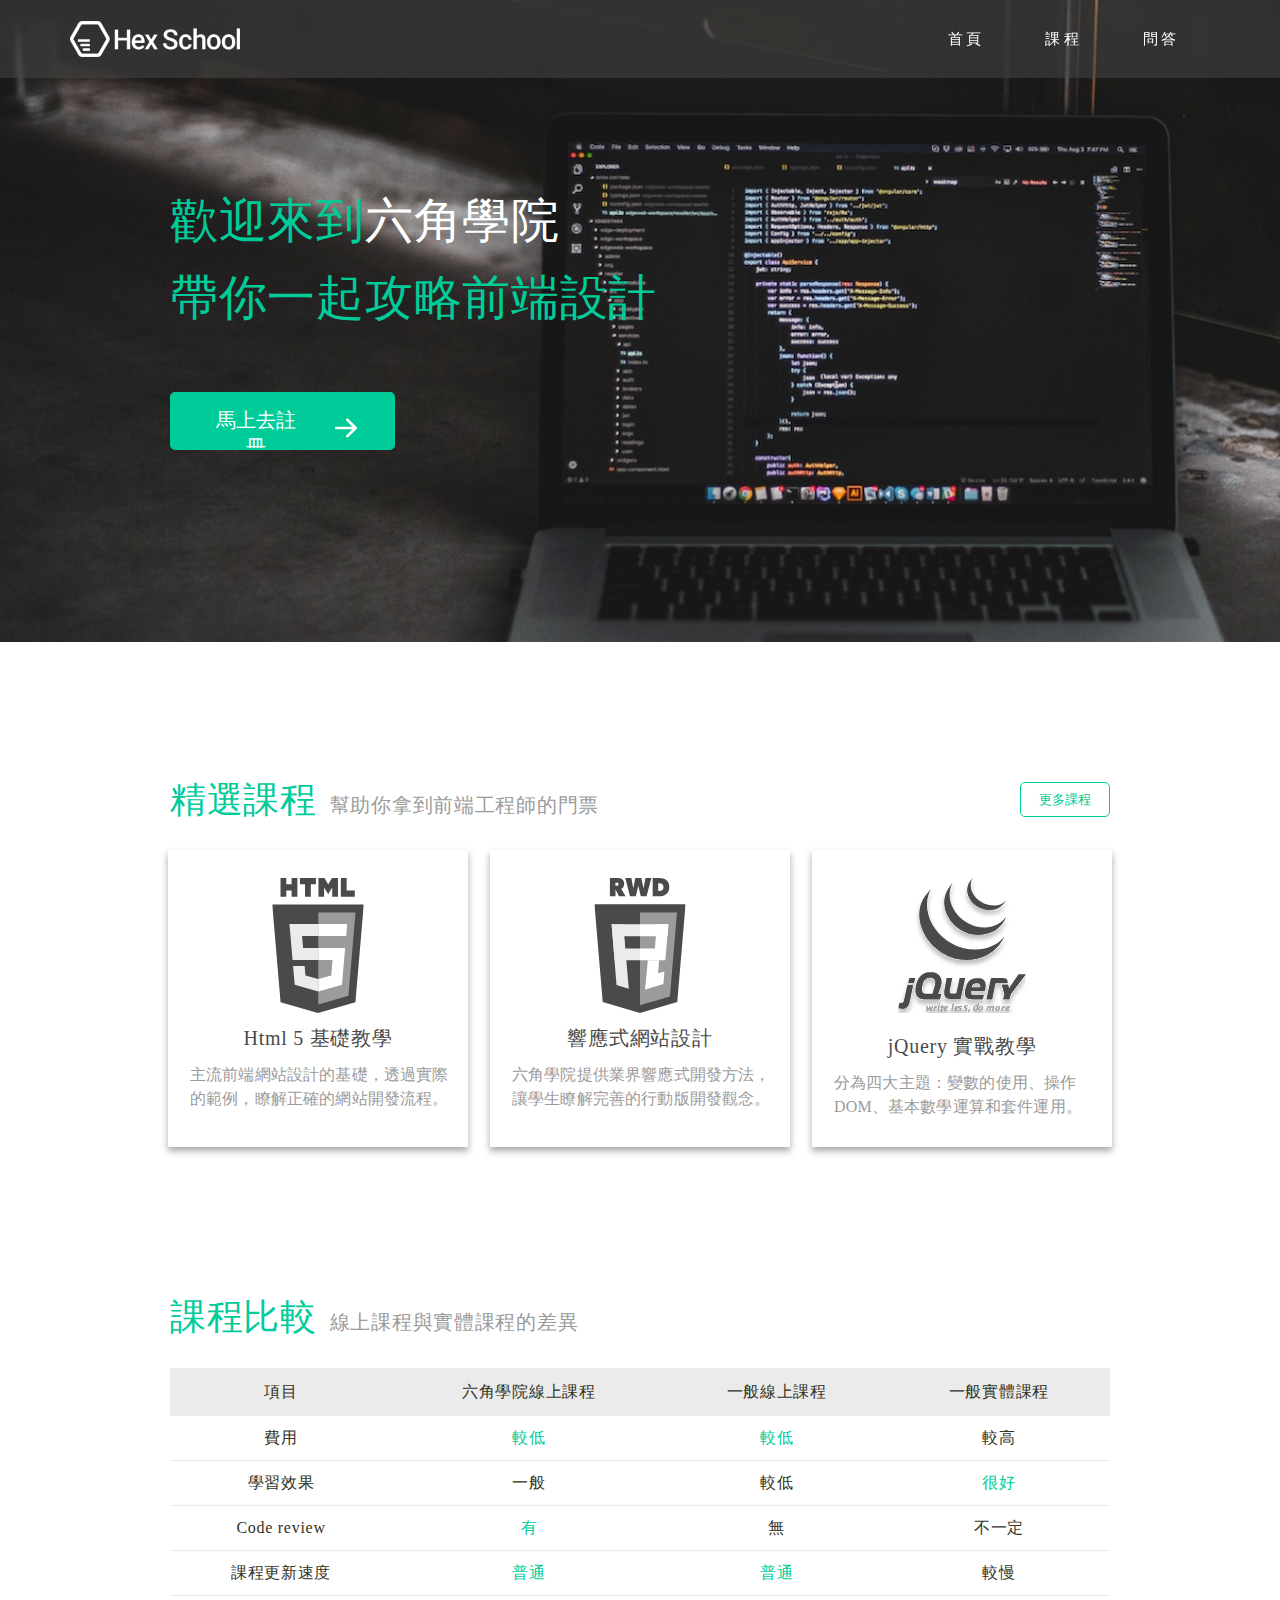
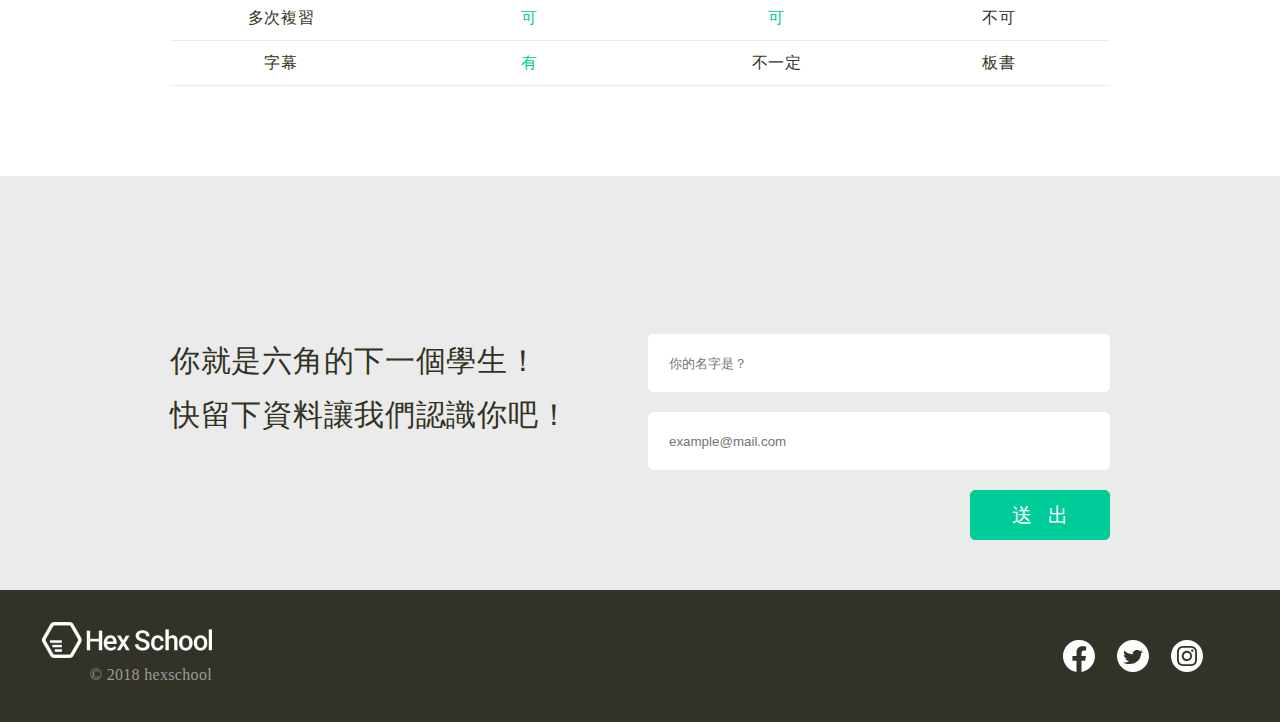
<file: hexWebPractice/index.html>
<!DOCTYPE html>
<html lang="en">
<head>
    <meta charset="UTF-8">
    <meta name="viewport" content="width=device-width, initial-scale=1.0">
    <link rel="stylesheet" href="css/reset.css">
    <link rel="stylesheet" href="css/style.css">
    <link rel="icon" href="https://www.hexschool.com/favicon.ico">
    <meta name="keywords" content="六角學院, HexSchool, HTML, CSS, 六角學院線上課程, UIUX前端, 網頁設計">
    <meta name="description" content="精選課程 · 線上帶你學到會 · 為什麼我們在線上，就能帶你學會寫程式 ? · 課程專為無背景新手所設計 · 線上24 小時內隨傳隨到， 寫程式不卡關.">
    <meta property="og:title" content="網頁排版線上課程｜最終作業">
    <meta property="og:description" content="精選課程 · 線上帶你學到會 · 為什麼我們在線上，就能帶你學會寫程式 ? · 課程專為無背景新手所設計">
    <meta property="og:type" content="website">
    <meta http-equiv="X-UA-Compatible" content="IE=Edge">
    <title>前端設計 ｜ 線上教學 ｜ 六角網頁作業</title>
</head>
<body>
    <div class="innerWrap"> <!--整個-->

        <div class="header"> 
            <div class="logoBox">
                <h1>hex school</h1> <!--Logo盒盒-->
            </div>

            <div class="menuBox"><!--菜單盒盒-->
                <ul class="menu"> <!--菜單-->
                    <li><a href="index.html">首頁</a></li>
                    <li><a href="course.html">課程</a></li>
                    <li><a href="faq.html">問答</a></li>
                </ul>
            </div>           
        </div>
        <div class="content">
            <div class="indexBannerSec">
                <div class="indexBannerText">
                    <h2>歡迎來到<span>六角學院</span><br>帶你一起攻略前端設計</h2>
                        <div class="btnBox">
                            <a href="#"> <button> <p>馬上去註冊</p> <img class="arrow" src="./image/icon-arrow.svg" alt="arrow"></button> </a>
                        </div>
                </div> 
            </div>
            <div class="indexCourse"> <!--課程-->
                <div class="courseTitle">
                    <h3>精選課程</h3>
                    <h4>幫助你拿到前端工程師的門票</h4>
                    <a href="#"><button><p>更多課程</p></button></a>
                </div>
                    <ul class="courseList">
                        <li>
                            <img src="./image/Logo-HTML.svg" alt="html">
                            <h4>Html 5 基礎教學</h4>
                            <p>主流前端網站設計的基礎，透過實際的範例，瞭解正確的網站開發流程。</p>
                            </li>
                        <li>
                            <img src="./image/Logo-RWD.svg" alt="RWD">
                            <h4>響應式網站設計</h4>
                            <p>六角學院提供業界響應式開發方法，讓學生瞭解完善的行動版開發觀念。</p>
                        </li>
                        <li>
                            <img src="./image/Logo-jQuery.svg" alt="jQ">
                            <h4>jQuery 實戰教學</h4>
                            <p>分為四大主題：變數的使用、操作DOM、基本數學運算和套件運用。</p>
                        </li>
                    </ul>
            </div>
            <div class="indexCompare"> <!--比較-->
                <div class="compareTitle">
                    <h3>課程比較</h3>
                    <h4>線上課程與實體課程的差異</h4>
                </div>
                <table rules="rows">
                    <tbody>
                    <tr>
                        <th>項目</th>
                        <th>六角學院線上課程</th>
                        <th>一般線上課程</th>
                        <th>一般實體課程</th>
                    </tr>
                    <tr>
                        <td>費用</td>
                        <td class="better">較低</td>
                        <td class="better">較低</td>
                        <td>較高</td>
                    </tr>
                    <tr>
                        <td>學習效果</td>
                        <td>一般</td>
                        <td>較低</td>
                        <td class="better">很好</td>
                      </tr>
                      <tr>
                        <td>Code review</td>
                        <td class="better">有</td>
                        <td>無</td>
                        <td>不一定</td>
                      </tr>
                      <tr>
                        <td>課程更新速度</td>
                        <td class="better">普通</td>
                        <td class="better">普通</td>
                        <td>較慢</td>
                      </tr>
                      <tr>
                        <td>多次複習</td>
                        <td class="better">可</td>
                        <td class="better">可</td>
                        <td>不可</td>
                      </tr>
                      <tr>
                        <td>字幕</td>
                        <td class="better">有</td>
                        <td>不一定</td>
                        <td>板書</td>
                      </tr>
                    </tbody>
                </table>
            </div>
            <div class="indexSubmit">
                <div class="submitTitle">
                    <h5>你就是六角的下一個學生！<br>快留下資料讓我們認識你吧！</h5>
                </div>
                <div class="indexSubmitInput">
                    <input type="text" name="name" id="name" placeholder="你的名字是？">
                    <input type="email" name="mail" id="mail" placeholder="example@mail.com">
                    <input type="submit" value="送   出" id="submitBtn">
                </div>
    
            </div>
        </div>     
        <div class="footer">
            <div class="footerLogo">
                <img src="./image/Logo.png" alt="LOGO">
                <p>© 2018 hexschool</p>
            </div>
                <ul class="footerSns">
                    <li><a href="#"><img src="./image/fb.svg" alt="fb"></a></li>
                    <li><a href="#"><img src="./image/x.svg" alt="x"></a></li>
                    <li><a href="#"><img src="./image/ins.svg" alt="ins"></a></li>
                </ul>
        </div>
    </div>
</body>
</html>
</file>
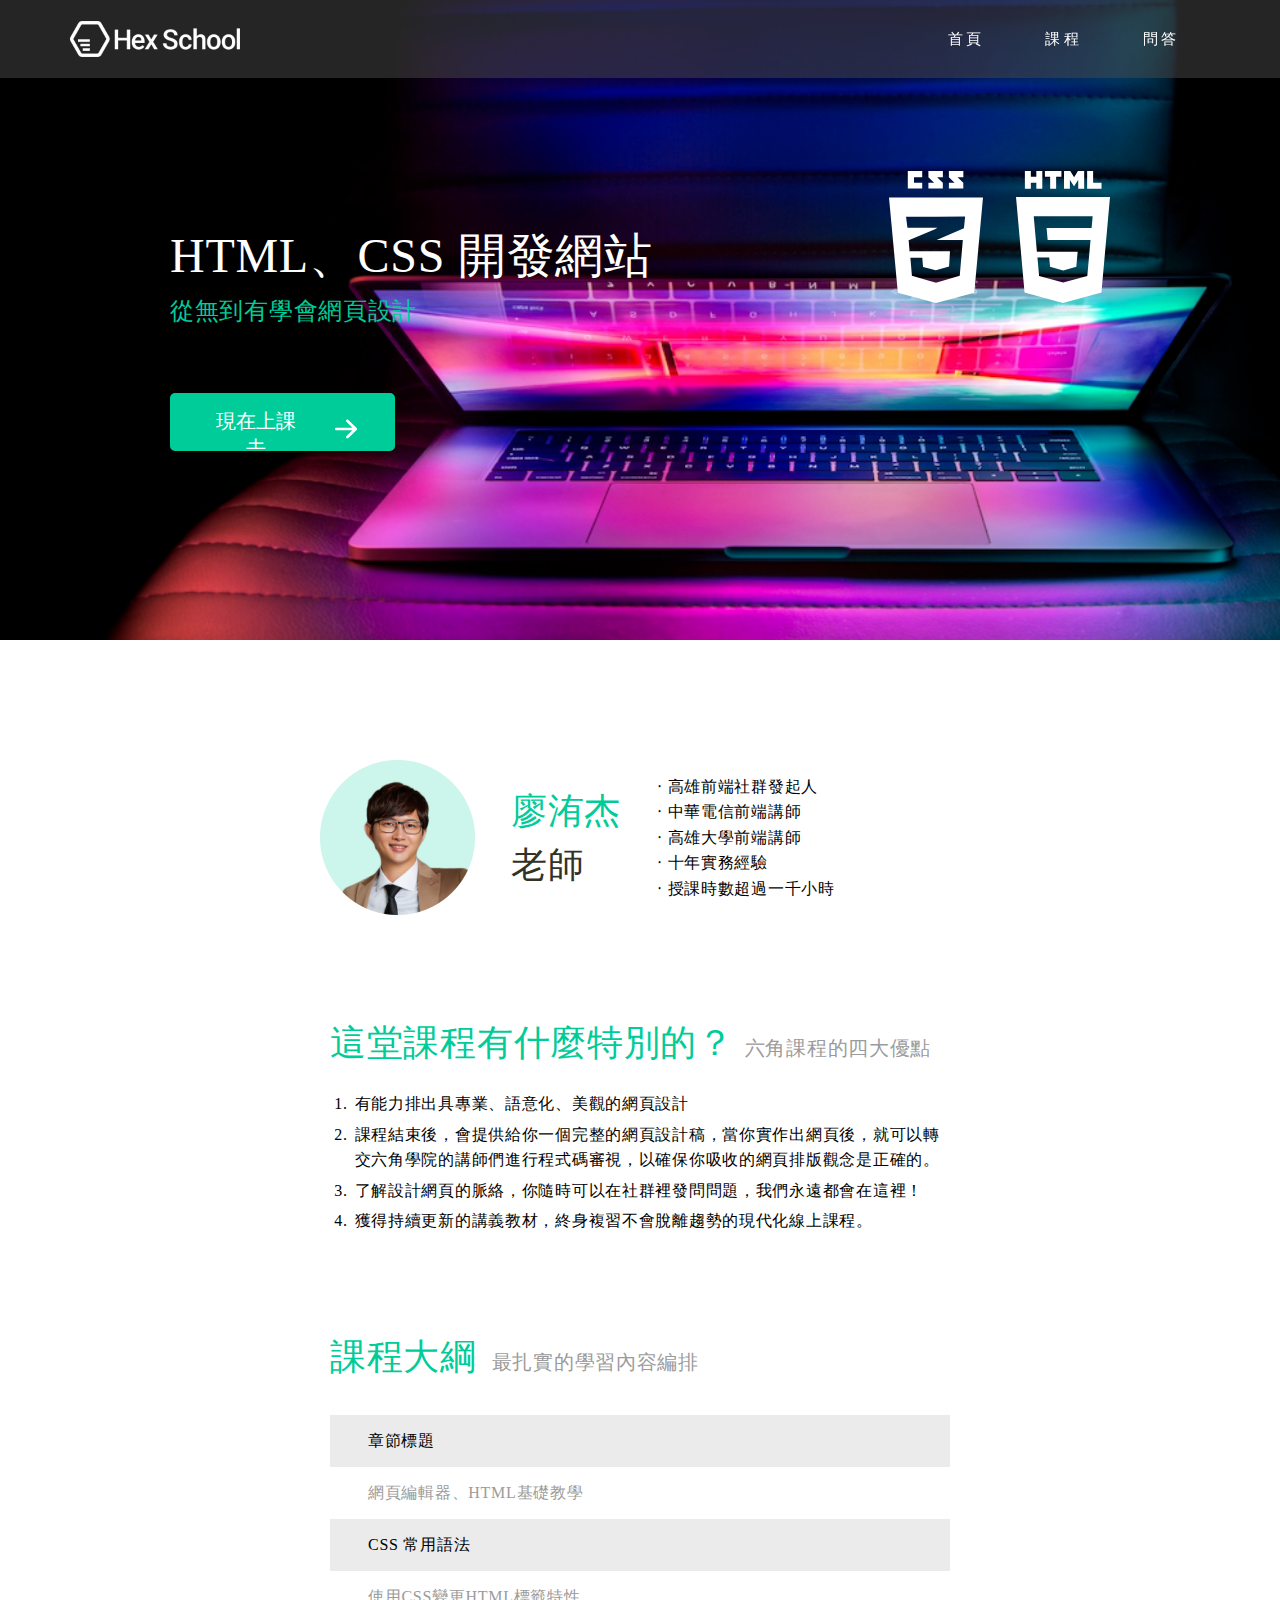
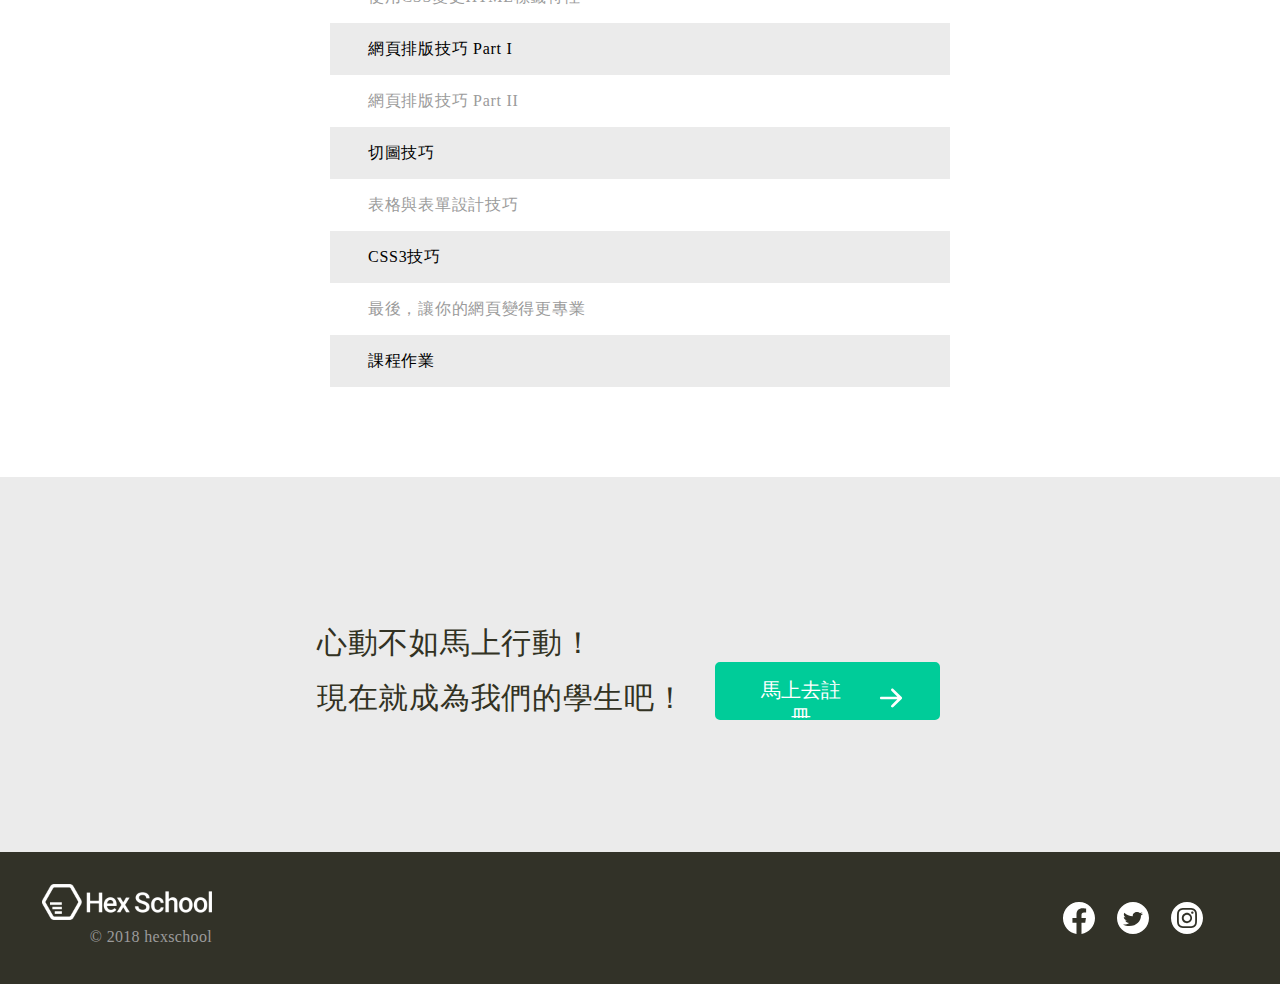
<file: hexWebPractice/course.html>
<!DOCTYPE html>
<html lang="en">
<head>
    <meta charset="UTF-8">
    <meta name="viewport" content="width=device-width, initial-scale=1.0">
    <link rel="stylesheet" href="css/reset.css">
    <link rel="stylesheet" href="css/style.css">
    <link rel="icon" href="https://www.hexschool.com/favicon.ico">
    <meta name="keywords" content="六角學院, HexSchool, HTML, CSS, 六角學院線上課程, UIUX前端, 網頁設計">
    <meta name="description" content="精選課程 · 線上帶你學到會 · HTML、CSS 開發網站 · 最扎實的學習內容編排 · 課程專為無背景新手所設計 · 線上24 小時內隨傳隨到， 寫程式不卡關.">
    <meta property="og:title" content="網頁排版線上課程｜最終作業">
    <meta property="og:description" content="精選課程 · 線上帶你學到會 · 為什麼我們在線上，就能帶你學會寫程式 ? · 課程專為無背景新手所設計">
    <meta property="og:type" content="website">
    <meta http-equiv="X-UA-Compatible" content="IE=Edge">
    <title>課程內容 ｜ 教學大綱 ｜ 六角網頁作業</title>
</head>
<body>
    <div class="innerWrap"> <!--整個-->

        <div class="header"> <!--頁首條-->
            <div class="logoBox">
                <h1>hex school</h1> <!--Logo盒盒-->
            </div>

            <div class="menuBox"><!--菜單盒盒-->
                <ul class="menu"> <!--菜單-->
                    <li><a href="index.html">首頁</a></li>
                    <li><a href="course.html">課程</a></li>
                    <li><a href="faq.html">問答</a></li>
                </ul>
            </div>
            
        </div><!--頁首結束-->
        <div class="content">
            <div class="courseBannerSec">
                <div class="courseBannerTitle">
                    <h2>HTML、CSS 開發網站</h2>
                    <h3>從無到有學會網頁設計</h3>
               
                    <div class="btnBox">
                        <a href="#"><button><p>現在上課去</p><img class="arrow" src="./image/icon-arrow.svg" alt="arrow"></button></a>
                    </div>  
                
                <div class="courseBannerImg">
                    <img src="./image/html_white.svg" alt="html">
                    <img src="./image/css_white.svg" alt="css">
                </div>
            </div>
         
            </div>

            <div class="teacherSec">
                <div class="teacherBox">
                    <img src="image/teacherPh.png" alt="廖洧杰老師照片">
                    <h3>廖洧杰<br>
                        <span>老師</span> </h3>
                     <p> ‧ 高雄前端社群發起人<br>
                         ‧ 中華電信前端講師<br>
                         ‧ 高雄大學前端講師 <br>
                         ‧ 十年實務經驗 <br>
                         ‧ 授課時數超過一千小時<br></p>
                </div>
            </div>

            <div class="spacialSec">
                <div class="spacialTitle">
                    <h3>這堂課程有什麼特別的？</h3>
                    <h4>六角課程的四大優點</h4>
                </div>
                    <ol>
                        <li>有能力排出具專業、語意化、美觀的網頁設計</li>
                        <li>課程結束後，會提供給你一個完整的網頁設計稿，當你實作出網頁後，就可以轉交六角學院的講師們進行程式碼審視，以確保你吸收的網頁排版觀念是正確的。</li>
                        <li>了解設計網頁的脈絡，你隨時可以在社群裡發問問題，我們永遠都會在這裡！</li>
                        <li>獲得持續更新的講義教材，終身複習不會脫離趨勢的現代化線上課程。</li>
                    </ol>
            </div>

            <div class="mainpointSec">
                <div class="mainpointTitle">
                    <h3>課程大綱</h3>
                    <h4>最扎實的學習內容編排</h4>
                </div>
                
                <ul>
                    <li class="gray"> <p>章節標題</p> </li>
                    <li> <p>網頁編輯器、HTML基礎教學</p> </li>
                    <li class="gray"><p>CSS 常用語法</p></li> 
                    <li><p>使用CSS變更HTML標籤特性</p></li>  
                    <li class="gray"><p>網頁排版技巧 Part I</p></li>
                    <li><p>網頁排版技巧 Part II</p></li>
                    <li class="gray"><p>切圖技巧</p></li>
                    <li><p>表格與表單設計技巧</p></li>
                    <li class="gray"><p>CSS3技巧</p></li>
                    <li><p>最後，讓你的網頁變得更專業</p></li>
                    <li class="gray"><p>課程作業</p></li> 
                </ul>
            </div>
            <div class="registerSec">
                <div class="registerGrid">
                    <h3>心動不如馬上行動！</h3> <br>
                    <h3>現在就成為我們的學生吧！ </h3>
                    <div class="btnBox">
                        <a href="#"> <button> 
                        <p>馬上去註冊</p> <img class="arrow" src="./image/icon-arrow.svg" alt="arrow"></button></a></div>
                    </div>
            </div>
        </div>
        
        <div class="footer">
            <div class="footerLogo">
                <img src="./image/Logo.png" alt="LOGO">
                <p>© 2018 hexschool</p>
            </div>
                <ul class="footerSns">
                    <li><a href="#"><img src="./image/fb.svg" alt="fb"></a></li>
                    <li><a href="#"><img src="./image/x.svg" alt="x"></a></li>
                    <li><a href="#"><img src="./image/ins.svg" alt="ins"></a></li>
                </ul>
        </div>
    </div>
</body>
</html>
</file>
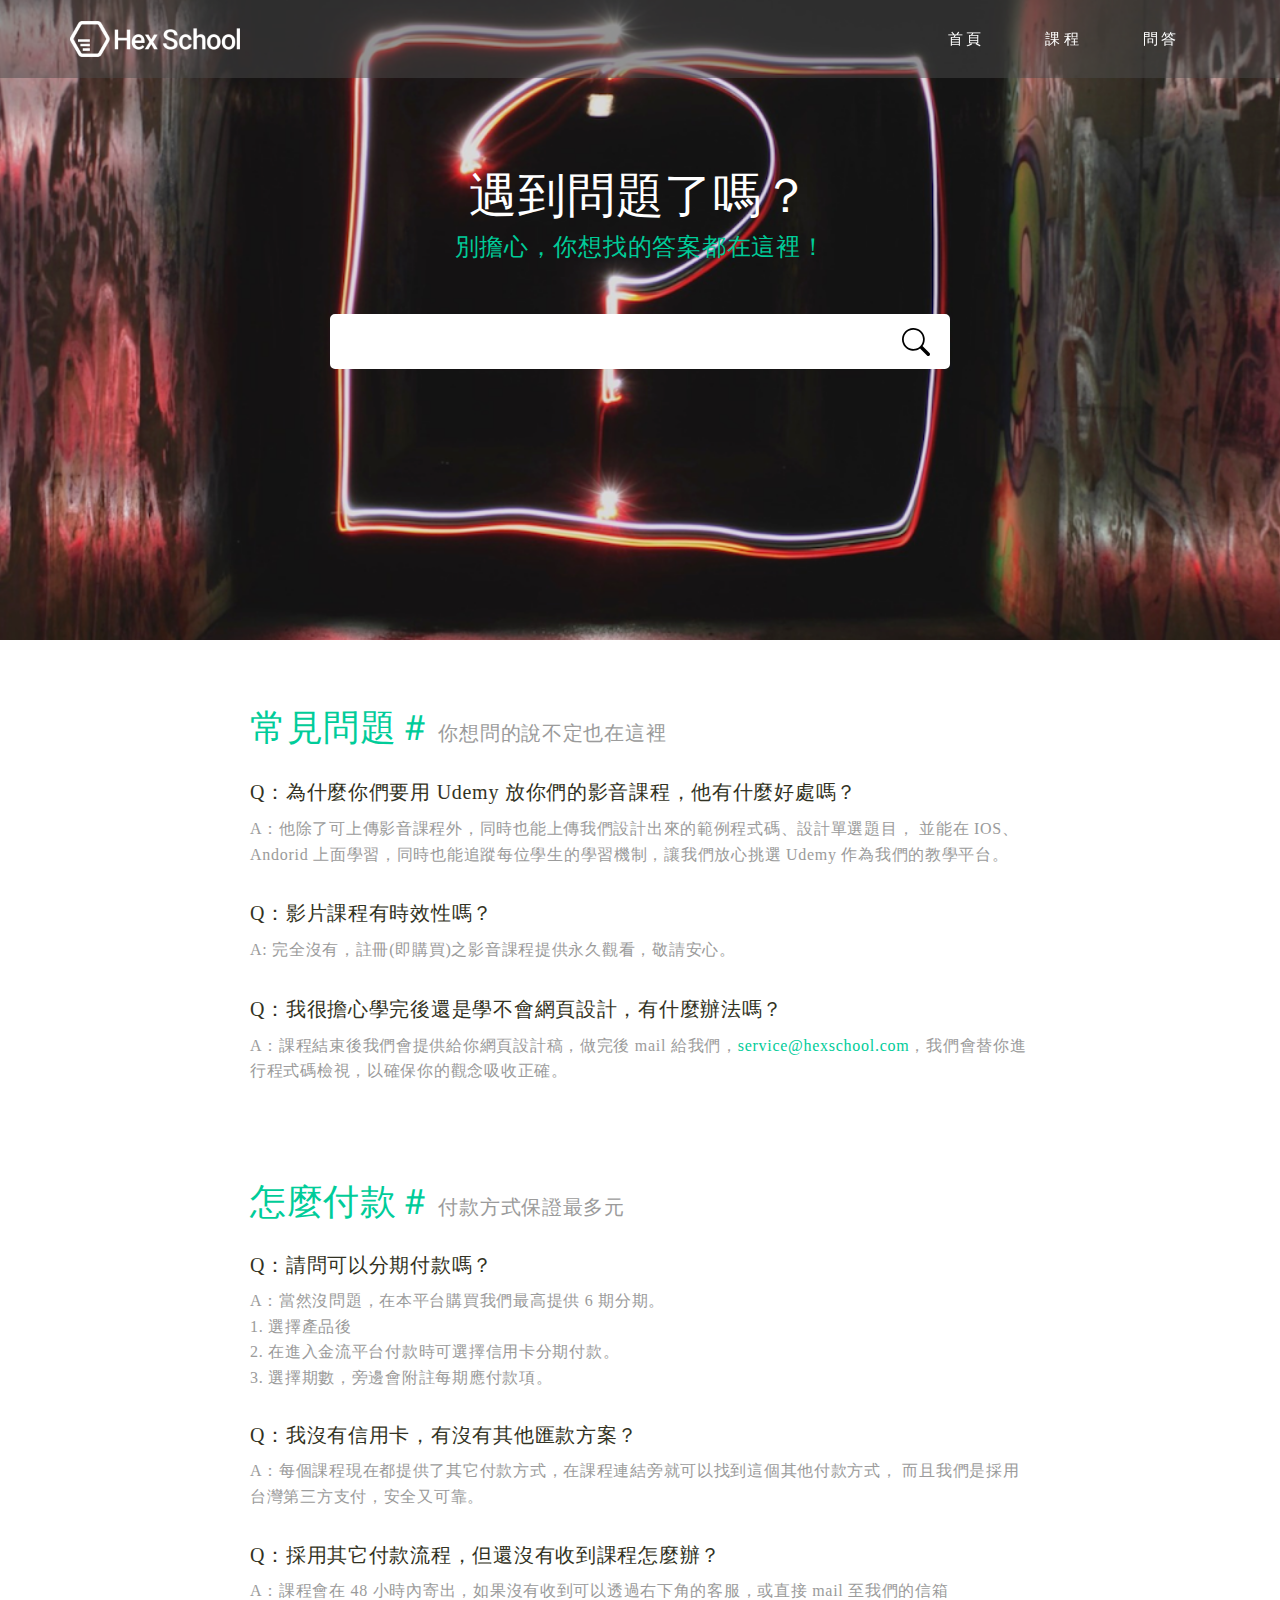
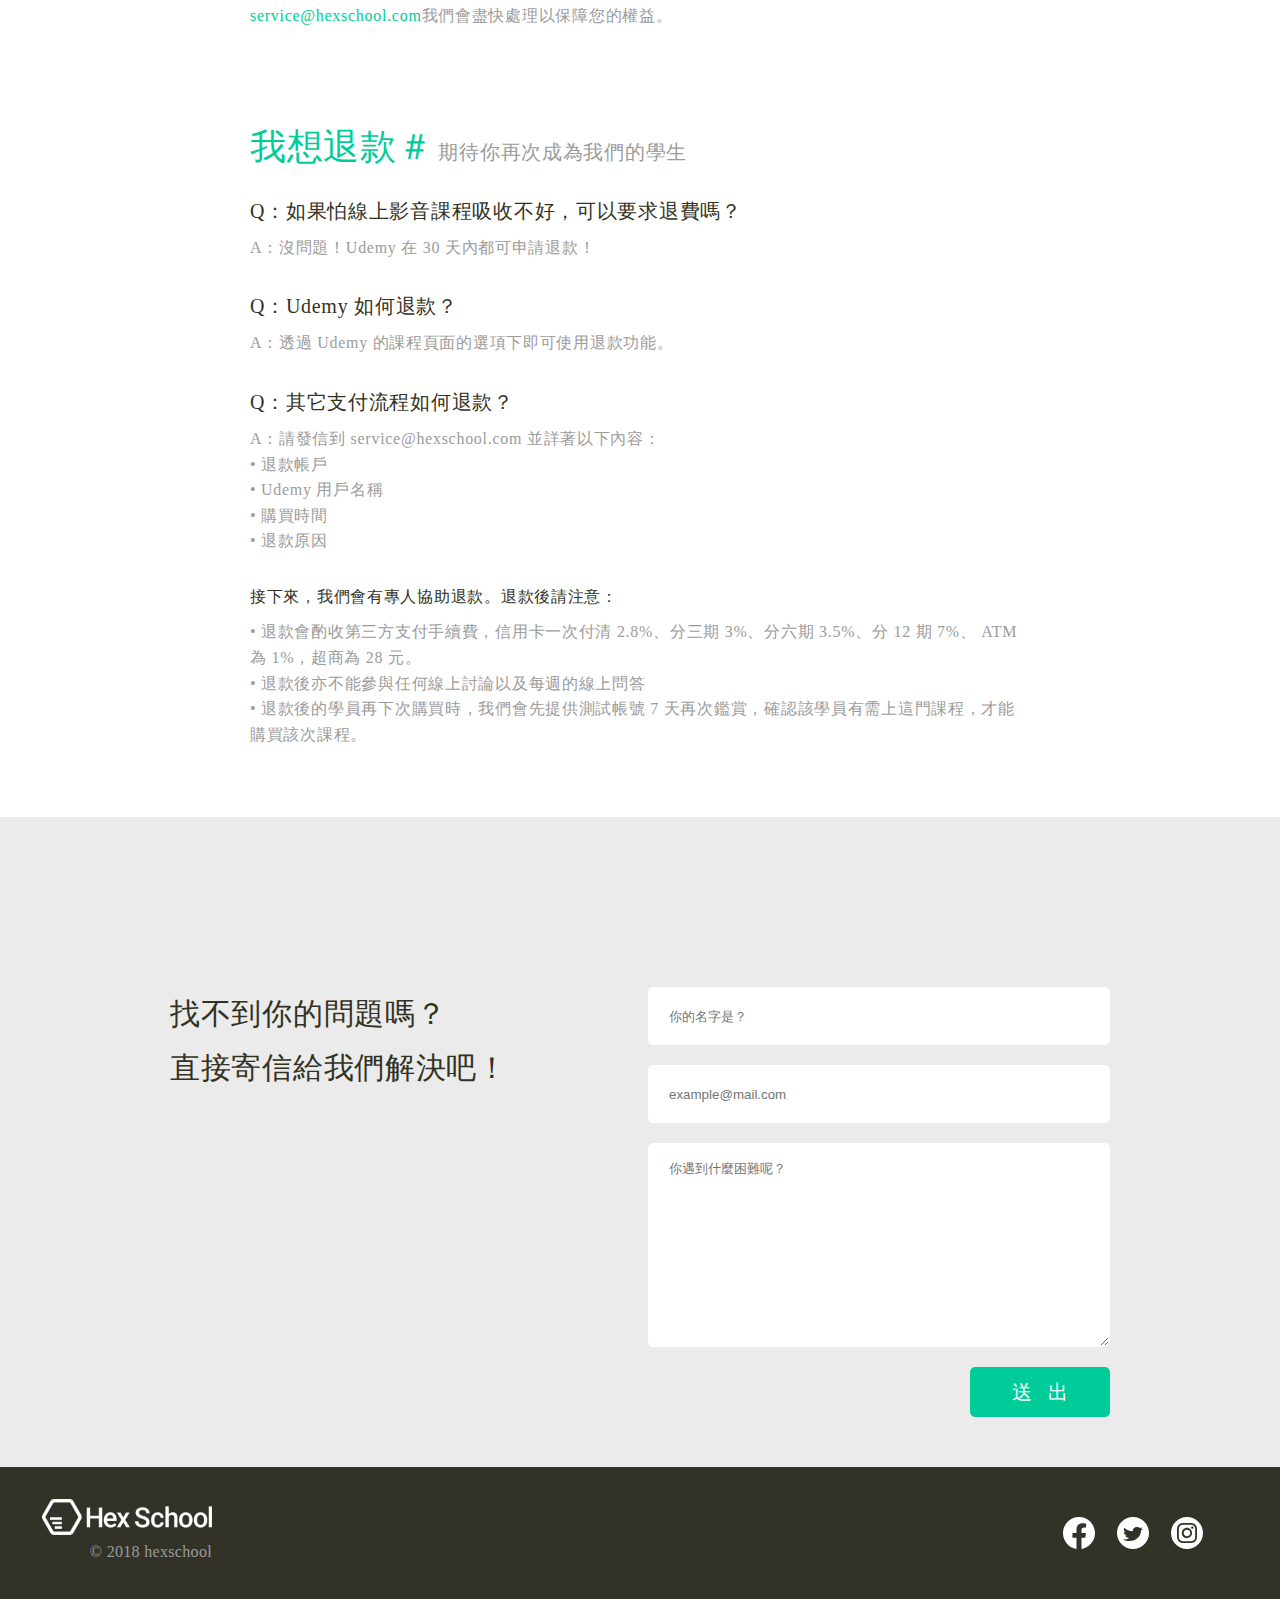
<file: hexWebPractice/faq.html>
<!DOCTYPE html>
<html lang="en">
<head>
    <meta charset="UTF-8">
    <meta name="viewport" content="width=device-width, initial-scale=1.0">
    <link rel="stylesheet" href="css/reset.css">
    <link rel="stylesheet" href="css/style.css">
    <link rel="icon" href="https://www.hexschool.com/favicon.ico">
    <meta name="keywords" content="六角學院, HexSchool, HTML, CSS, 六角學院線上課程, UIUX前端, 網頁設計">
    <meta name="description" content="精選課程 · 線上帶你學到會 · 課程專為無背景新手所設計 · 線上24 小時內隨傳隨到， 寫程式不卡關.">
    <meta property="og:title" content="網頁排版線上課程｜最終作業">
    <meta property="og:description" content="精選課程 · 線上帶你學到會 · 為什麼我們在線上，就能帶你學會寫程式 ? · 課程專為無背景新手所設計">
    <meta property="og:type" content="website">
    <meta http-equiv="X-UA-Compatible" content="IE=Edge">
    <title>常見問題 ｜ 六角網頁作業</title>
</head>
<body>
    <div class="innerWrap"> <!--整個-->

        <div class="header"> <!--頁首條-->
            <div class="logoBox">
                <h1>hex school</h1> <!--Logo盒盒-->
            </div>

            <div class="menuBox"><!--菜單盒盒-->
                <ul class="menu"> <!--菜單-->
                    <li><a href="index.html">首頁</a></li>
                    <li><a href="course.html">課程</a></li>
                    <li><a href="faq.html">問答</a></li>
                </ul>
            </div>
            
        </div><!--頁首結束-->

        <div class="content">
            <div class="faqBanner">
                <h2>遇到問題了嗎？</h2>
                <h3>別擔心，你想找的答案都在這裡！</h3>
                
                <input type="search" name="search" id="search">
            </div>
            
            <div class="question">
                <div class="questionTitle">
                    <h3>常見問題＃</h3>
                    <h4>你想問的說不定也在這裡</h4>
                </div>
                    
                    <ul>
                        <li>Q：為什麼你們要用 Udemy 放你們的影音課程，他有什麼好處嗎？</li>
                        <li class="ans">A：他除了可上傳影音課程外，同時也能上傳我們設計出來的範例程式碼、設計單選題目，
                            並能在 IOS、Andorid 上面學習，同時也能追蹤每位學生的學習機制，讓我們放心挑選 Udemy 作為我們的教學平台。</li>

                        <li>Q：影片課程有時效性嗎？</li>
                         <li class="ans">A: 完全沒有，註冊(即購買)之影音課程提供永久觀看，敬請安心。</li>

                        <li>Q：我很擔心學完後還是學不會網頁設計，有什麼辦法嗎？</li>
                        <li class="ans">A：課程結束後我們會提供給你網頁設計稿，做完後 mail 給我們，<span>service@hexschool.com</span>，我們會替你進行程式碼檢視，以確保你的觀念吸收正確。</li>
                    </ul>             
            </div>

            <div class="howtopay">
                <div class="payTitle">
                    <h3>怎麼付款＃</h3>
                    <h4>付款方式保證最多元</h4>
                </div>
                    
                    <ul>
                        <li>Q：請問可以分期付款嗎？</li>
                        <li class="ans">A：當然沒問題，在本平台購買我們最高提供 6 期分期。<br>
                             1. 選擇產品後<br>
                             2. 在進入金流平台付款時可選擇信用卡分期付款。<br>
                             3. 選擇期數，旁邊會附註每期應付款項。<br>
                        </li>

                        <li>Q：我沒有信用卡，有沒有其他匯款方案？</li>
                         <li class="ans">A：每個課程現在都提供了其它付款方式，在課程連結旁就可以找到這個其他付款方式，
                            而且我們是採用台灣第三方支付，安全又可靠。</li>

                        <li>Q：採用其它付款流程，但還沒有收到課程怎麼辦？</li>
                        <li class="ans">A：課程會在 48 小時內寄出，如果沒有收到可以透過右下角的客服，或直接 mail
                            至我們的信箱<span>service@hexschool.com</span>我們會盡快處理以保障您的權益。
                        </li>
                    </ul>             
            </div>

            <div class="refund">
                <div class="refundTitle">
                    <h3>我想退款＃</h3>
                    <h4>期待你再次成為我們的學生</h4>
                </div>
                    
                    <ul>
                        <li>Q：如果怕線上影音課程吸收不好，可以要求退費嗎？</li>
                        <li class="ans">A：沒問題！Udemy 在 30 天內都可申請退款！</li>

                        <li>Q：Udemy 如何退款？</li>
                         <li class="ans">A：透過 Udemy 的課程頁面的選項下即可使用退款功能。</li>

                        <li>Q：其它支付流程如何退款？</li>
                        <li class="ans">A：請發信到 service@hexschool.com 並詳著以下內容：<br>
                            • 退款帳戶<br>
                            • Udemy 用戶名稱 <br>
                            • 購買時間 <br>
                            • 退款原因<br>

                            <p>接下來，我們會有專人協助退款。退款後請注意：</p>
                            • 退款會酌收第三方支付手續費，信用卡一次付清 2.8%、分三期 3%、分六期 3.5%、分 12 期 7%、   ATM為 1%，超商為 28 元。<br>
                            • 退款後亦不能參與任何線上討論以及每週的線上問答<br>
                            • 退款後的學員再下次購買時，我們會先提供測試帳號 7 天再次鑑賞，確認該學員有需上這門課程，才能   購買該次課程。<br>
                        </li>
                    </ul>
            </div>

            <div class="faqSubmit">
                <div class="faqTitle">
                    <h5>找不到你的問題嗎？<br>直接寄信給我們解決吧！</h5>
                </div>
                <div class="faqSubmitInput">
                    <input type="text" name="name" id="name" placeholder="你的名字是？">
                    <input type="email" name="mail" id="mail" placeholder="example@mail.com">
                    <textarea type="text" name="detail" id="detail" placeholder="你遇到什麼困難呢？"></textarea>
                    <input type="submit" value="送   出" id="submitBtn">
                </div>

            </div>
        
        <div class="footer">
            <div class="footerLogo">
                <img src="./image/Logo.png" alt="LOGO">
                <p>© 2018 hexschool</p>
            </div>
                <ul class="footerSns">
                    <li><a href="#"><img src="./image/fb.svg" alt="fb"></a></li>
                    <li><a href="#"><img src="./image/x.svg" alt="x"></a></li>
                    <li><a href="#"><img src="./image/ins.svg" alt="ins"></a></li>
                </ul>
        </div>
    </div>
</body>
</html>
</file>
<file: hexWebPractice/css/style.css>
@charset "utf-8";

/*共同佈局*/
img{
max-width: 100%;  
height: auto;   
}
.innerWrap{
    margin: 0 auto;
    letter-spacing: .045em; 
}
.header{
    height: 30px;
    background: rgba(74, 74, 74, 0.50);
    padding: 21px 70px 27px;
    z-index: 10;
    position: fixed;
    top: 0px;
    left: 0px;
    right: 0px;   
}
.logoBox{
    width:170px;
    float: left;
}
.header h1{
    text-indent: -9999px; /*把字推出去出*/
    background-image: url('../image/Logo.png');  /*背景圖*/
    background-size: cover;
    width: 170px; /*原圖寬度*/
    height: 36px; /*原圖高度*/
    overflow: hidden;/*清除浮動*/
}
.header a{
    text-decoration: none;
    font-family: 'PingFang TC';
    font-size: 15px;
    font-style: normal;
    font-weight: 400;
    line-height: 150%; 
    color: #fff;
    padding: 28px 10px;
}
.menuBox{
    float: right;
    margin-top: 7px;
}
.header .menu{
    display: flex; 
}
.header .menu li{
    margin: 0 20px;
}
.menuBox .menu a:hover{ /*菜單特效*/
    color: #00CC99;
}
.menuBox .menu a {
    text-align: center;
    letter-spacing: 0.25em;
    -webkit-transform: perspective(1px) translateZ(0);
    transform: perspective(1px) translateZ(0);
    box-shadow: 0 0 1px rgba(0, 0, 0, 0);
    position: relative;
    overflow: hidden;
}
  .menuBox .menu li :before {
    content: "";
    position: absolute;
    z-index: -1;
    left: 51%;
    right: 51%;
    bottom: 0;
    background: #00cc99;
    height: 4px;
    -webkit-transition-property: left, right;
    transition-property: left, right;
    -webkit-transition-duration: 0.3s;
    transition-duration: 0.3s;
    -webkit-transition-timing-function: ease-out;
    transition-timing-function: ease-out;
  }
  .menuBox .menu li  :hover:before,
  .hvr-underline-from-center:focus:before,
  .hvr-underline-from-center:active:before {
    left: 0;
    right: 0;/*特效結束*/
  } 
.footer{
    height: 80px;
    background-color: #323228;
    padding: 32px 42px 20px;
}
.footerLogo{
    width:170px;
}
.footerLogo img{
    width:170px;   
}
.footerLogo p{
    color: #9B9B9B;
    float: right;
    line-height: 1.8;
    letter-spacing: .02em;
}
.footer .footerSns{
    width: 163px;
    height: 32px;
    float: right;
    padding-right: 23px;
    transform: translateY(-50px);
}
.footerSns li{
    float: left; 
    padding: 0 5px;
}
.footerSns li a{
    padding: 18px 6px 0px;
}

.content{                /*首頁首頁首頁*/
    background-color:#EBEBEB;
}
.indexBannerSec{
    width: auto;
    height: 720px;
    background-color: #9B9B9B;
    background: url(../image/bg_index.png), no-repeat ;
    background-size: cover;
    background-position: center center;
    position: relative;
    top: -78px;
    vertical-align: middle;
}
.indexBannerSec h2{
    font-size: 48px;
    line-height: 1.6;
    color: #00cc99;
    padding: 45px 0px 55px;
    margin: auto 0;
}
.indexBannerSec h2 span{
    color: #FFF;
}
.indexCourse{
    display: block;
    background-color: #FFF;
}
.btnBox button{
    width: 225px;
    height: 58px;
    background-color: #00cc99;
    border: 2px solid #00cc99;
    border-radius: 5px;
    appearance: auto;
    cursor: pointer;
}
/* css特效 */
.btnBox button{
    background-color: #00cc99;
    cursor: pointer;
    display: inline-flex;
    justify-content: center;
    overflow: hidden;
    touch-action: manipulation;
    transition: background-color 0.15s cubic-bezier(0.4, 0, 0.2, 1) 0s, box-shadow 0.15s cubic-bezier(0.4, 0, 0.2, 1) 0s, color 0.15s cubic-bezier(0.4, 0, 0.2, 1) 0s;
    user-select: none;
    -webkit-user-select: none;
    vertical-align: middle;
      }
.btnBox button:hover,
.btnBox button:focus {
    background-color: #009a73;
    border: 2px solid #009a73;
    color: #ffffff;
    -webkit-transform: perspective(1px) translateZ(0);
    transform: perspective(1px) translateZ(0);
}
.btnBox button:active {
    background: #004d3a;
    border: 2px solid #007458;
    color: rgb(255, 255, 255, .7);  
}
.btnBox button:disabled {
    cursor: not-allowed;
    background: rgba(0, 0, 0, .08);
    color: rgba(0, 0, 0, .3);
}
/* css特效結束 */

.indexBannerSec .btnBox a{
    padding: 24px 0 14px;
}
.btnBox button p{
    font-size: 20px;
    color: #FFF;
    text-decoration: none;
    padding: 12px 8px 14px 33px;
    display: inline-flex;
    float: left;
}
.btnBox img{
    display: inline-flex;
    padding: 14px 22px 0 18px; 
}
.indexBannerSec .indexBannerText{
    width: 940px;
    margin: 0 auto;
    position: relative;
    top: 30%;
}
.indexCourse{
    padding: 140px 70px 30px;
    position: relative;
    top: -78px;
}
.indexCourse .courseTitle{
    width: 940px;
    margin: 0 auto;
}
.indexCourse h3{
    font-size: 36px;
    color: #00cc99;
    display: inline;
}
.indexCourse h4{
    font-size: 20px;
    color: #9B9B9B;
    display: inline-flex;
    padding-left: 8px;
}
.indexCourse a{
    text-decoration: none;
    cursor: pointer;
    background-color: #FFF;
}
.indexCourse button p{
    color: #00cc99;
    padding: 2px;
}
.indexCourse button{
    width: 90px;
    height: 35px;
    padding: 5px 12px;
    background-color: #FFF;
    border: 1px solid #00CC99;
    border-radius: 5px;
    overflow: hidden;
    display: flex;
    float: right;
    align-items: center;
    justify-content: center;
}
.indexCourse button a{
    display: inline-block;
    padding: 20px 10px;
    width: 20px;
}
.indexCourse button:hover{
    cursor: pointer;
}
.courseList{
    display: flex;
    flex-direction: row;
    gap: 22px;
    margin: 32px auto;
    justify-content: center;
}
.courseList li{
    display: block;
    padding: 28px 22px; 
    width: 256px; 
    background: #FFF;
    justify-content: center;
    box-shadow: 0px 4px 7px 0px rgba(0, 0, 0, 0.35);
}
.courseList li:hover{
    filter: brightness(110%);
}
.courseList li img{
    display: block;
    margin: 0 auto;
}
.courseList li h4{
    font-size: 20px;
    color: #4A4A4A;
    text-align: center;
    display: block;
    padding: 15px 0;
}
.courseList li p{
    display: block;
    font-size: 16px;
    color: #9B9B9B;
    width: 260px;
    line-height: 150%; /* 24px */
    letter-spacing: .01em;
}
.indexCompare{
    padding: 30px 70px;
    background-color: #FFF;
    position: relative;
    top: -78px;
}
.indexCompare .compareTitle{
    width: 940px;
    margin: 60px auto 33px;
}
.indexCompare h3{
    font-size: 36px;
    color: #00cc99;
    display: inline;
}
.indexCompare h4{
    font-size: 20px;
    color: #9B9B9B;
    display: inline-flex;
    padding-left: 8px;
}
.indexCompare table{
    width: 940px;
    margin: 32px auto 60px;
    text-align: center;
}
.indexCompare table th{
    color: #323223;
    background: #EBEBEB;
    padding: 16px 22px;
    justify-content: space-between;
    align-self: stretch;
}
.indexCompare table td{
    color: #323223;
    padding: 14px 22px;
    border-bottom: 1px solid #EBEBEB;
}
.indexCompare table .better{
    color: #00cc99;
}
.indexSubmit{
    background-color:#EBEBEB;
    padding: 80px 70px 30px;
}
.indexSubmit{
    display: flex;
    width: 940px;
    margin: 0 auto;
}
.indexSubmit .submitTitle{
    width: 508px;
    float: left;  
}
.indexSubmit .indexSubmitInput{
    width: 508px;
    float: right;     
}
.indexSubmit h5{
    color: #323223;
    font-size: 30px;
    display: inline;
    line-height: 1.8;
}
.indexSubmit .indexSubmitInput input{
    width: 420px;
    height: 24px;
    float: right;
    padding: 16px 20px;
    border: 1px solid #FFF;
    border-radius: 5px;
    margin-bottom: 20px;
}
.indexSubmit .indexSubmitInput #submitBtn{
    width: 140px;
    height: 50px;
    float: right;
    background-color: #00CC99;
    border: 1px solid #00CC99;
    color: #FFF;
    font-size: 20px;
    text-align: center;
    line-height: 16px;
    cursor: pointer;
}

.indexSubmitInput #submitBtn,
.faqSubmit #submitBtn {   /* css按鈕特效 */
    display: inline-flex;
    overflow: hidden;
    touch-action: manipulation;
    transition: background-color 0.1s cubic-bezier(0.4, 0, 0.2, 1) 0s, box-shadow 0.1s cubic-bezier(0.4, 0, 0.2, 1) 0s, color 0.1s cubic-bezier(0.4, 0, 0.2, 1) 0s;
    user-select: none;
    -webkit-user-select: none;
    vertical-align: middle;
    justify-content: center;
}
.indexSubmitInput #submitBtn,
.faqSubmit #submitBtn:hover,
.indexSubmitInput #submitBtn,
.faqSubmit #submitBtn:focus {
    background-color: #009a73;
    color: #ffffff;
}
.indexSubmitInput #submitBtn,
.faqSubmit #submitBtn:active {
    background: #004d3a;
    border: 2px solid #007458;
    color: rgb(255, 255, 255, .7);
}
.indexSubmitInput #submitBtn,
.faqSubmit #submitBtn:disabled {
    cursor: not-allowed;
    background: rgba(0, 0, 0, .08);
    color: rgba(0, 0, 0, .3);
}
/* css特效結束 */


.courseBannerSec{        /*課程分頁*/
    width: auto;
    height: 720px;
    background-color: #9B9B9B;
    background: url(../image/bg_course2.png), no-repeat ;
    background-size: cover;
    background-position: center center;
    position: relative;
    top: -78px;
    vertical-align: middle;
}
.courseBannerSec h2{
    font-size: 48px;
    line-height: 1.5;
    color: #fff;
    padding: 10px 0px 5px;
    margin: auto 0;
}
.courseBannerSec h3{
    font-size: 24px;
    color: #00CC99;
    padding: 2px 0px 70px;
}
.courseBannerSec .courseBannerTitle{
    width: 940px;
    margin: 0 auto;
    position: relative;
    top: 40%;
}
.courseBannerImg img{
    display: flex;
    float: right;
    padding-left: 33px;
    position: relative;
    top: -280px;
}
.courseBannerImg{
    width:940px;
    height: auto;
    margin: 0 auto;
}
.teacherSec{
    background-color: #FFF;
    padding: 120px 0 70px;
    position: relative;
    top: -80px;
}
.teacherSec .teacherBox{
    width: 640px;
    margin: 0 auto;
    display: flex;
    align-items: center;
}
.teacherSec .teacherBox img{
    width: 155px;
    height: 155px;
}
.teacherSec h3{
    font-size: 36px;
    color: #00cc99;
    line-height: 1.5;
    padding: 10px 36px;
}
.teacherSec h3 span{
    color: #323228;
}
.teacherSec p{
    line-height: 1.6;
}
.spacialSec {
    background-color: #FFF;
    padding: 40px 0;
    position: relative;
    top:-80px;
}
.spacialTitle h3{
    font-size: 36px;
    color: #00cc99;
    display: inline;
    padding-right: 6px;
}
.spacialTitle h4{
    font-size: 20px;
    color: #9B9B9B;
    display: inline-flex;  
}
.spacialTitle{
    display: block;
    width: 620px;
    margin: 0 auto;
}
.spacialSec ol {
    width: 600px;
    padding: 30px 0 30px 25px;
    margin: 0 auto;
}
.spacialSec ol li{
    width: 600px;
    line-height: 1.6;
    list-style-type: decimal;
    padding-left: 2px;
    padding-bottom: 5px;
    
}
.mainpointSec {
    background-color: #fff;
    padding: 30px 0;
    position: relative;
    top:-80px;
}
.mainpointSec h3{
    font-size: 36px;
    color: #00cc99;
    display: inline-block;
    padding-right: 10px;
}
.mainpointSec h4{
    font-size: 20px;
    color: #9B9B9B;
    display: inline-flex;
}
.mainpointTitle{
    width: 620px;
    margin: 0 auto;
}
.mainpointSec ul{
    width: 620px;
    margin: 0 auto;
    padding: 40px 0 60px;
}
.mainpointSec li{
    padding: 18px 38px;
}
.mainpointSec ul p{
    color: #9B9B9B;
}
.mainpointSec ul .gray{
    background-color: #EBEBEB; 
}
.mainpointSec ul .gray p{
    color: #000000;
}
.registerSec{   
    margin: 10px auto 0px;
    background-color: #EBEBEB;
    justify-content:center;
    padding: 40px 0 130px;
}
.registerSec h3{
    color: #323223;
    font-size: 30px;
    line-height: 1.7;
    padding-top: 10px;
    padding-left: 2px;
}
.registerSec .registerGrid{
    display: grid;
    grid-template-columns: 400px 250px;
    grid-template-rows: 55px 60px;
    justify-content:center;
}
.registerSec .btnBox{
    display: inline;   
}

.faqBanner{         /*問答區分頁*/
    width: auto;
    height: 720px;
    background-color: #9B9B9B;
    background: url(../image/bg_faq.png), no-repeat ;
    background-size: cover;
    background-position: center center;
    position: relative;
    top: -78px;
    align-items: center;
}
.faqBanner h2{
    font-size: 48px;
    color: #FFF;
    padding: 250px 0px 10px;
    text-align: center;
}
.faqBanner h3{
    font-size: 24px;
    color: #00CC99;
    padding: 5px 0px 55px;
    text-align: center;
}
.faqBanner input{
    display: flex;
    width: 620px;
    padding: 18px 12px ;
    justify-content: center;
    align-items: flex-end;
    border: 2px solid #FFF;
    border-radius: 5px;
    background: #FFF url(../image/search.svg ) no-repeat 570px center;
    margin: 0 auto;
}
.question{
    background-color: #FFF;
    padding: 70px 0 20px;
    position: relative;
    top: -80px;
}
.question h3{
    font-size: 36px;
    color: #00cc99;
    display: inline;
}
.question h4{
    font-size: 20px;
    color: #9B9B9B;
    display: inline-flex;
}
.question .questionTitle{
    width: 780px;
    margin: 0 auto;
}
.question ul{
    width: 780px;
    padding: 30px 0;
    margin: 0 auto;
}
.question ul li{           /*問題補做動畫效果*/
    font-size: 20px;
    line-height: 1.6; 
    color: #323223;
}
.question ul .ans{
    font-size: 16px;
    line-height: 1.6;
    color: #9B9B9B;
    padding: 8px 0 30px;
}
.question ul .ans span{
    color: #00cc99;
}
.howtopay{
    background-color: #FFF;
    padding: 20px 0;
    position: relative;
    top:-80px;
}
.howtopay h3{
    font-size: 36px;
    color: #00cc99;
    display: inline;
}
.howtopay h4{
    font-size: 20px;
    color: #9B9B9B;
    display: inline-flex;
}
.howtopay .payTitle{
    width: 780px;
    margin: 0 auto;
}
.howtopay ul{
    width: 780px;
    padding: 30px 0;
    margin: 0 auto;
}
.howtopay ul li{           
    font-size: 20px;
    line-height: 1.5; 
    color: #323223;
}
.howtopay ul .ans{
    font-size: 16px;
    line-height: 1.6;
    color: #9B9B9B;
    padding: 8px 0 30px;
}
.howtopay ul .ans span{
    color: #00cc99;
}
.refund{
    background-color: #FFF;
    padding: 20px 0;
    position: relative;
    top:-80px;
}
.refund h3{
    font-size: 36px;
    color: #00cc99;
    display: inline;
}
.refund h4{
    font-size: 20px;
    color: #9B9B9B;
    display: inline-flex;
}
.refund .refundTitle{
    width: 780px;
    margin: 0 auto;
}
.refund ul{
    width: 780px;
    padding: 30px 0 20px;
    margin: 0 auto;
}
.refund ul li{           
    font-size: 20px;
    line-height: 1.6; 
    color: #323223;
}
.refund ul .ans{
    font-size: 16px;
    line-height: 1.6;
    color: #9B9B9B;
    padding: 8px 0 30px;
}
.refund ul li p{           
    font-size: 16px;
    line-height: 1.6; 
    color: #323223;
    padding: 30px 0 10px 0;
}
.faqSubmit{
    display: flex;
    width: 940px;
    margin: 0 auto;
    padding: 120px 0 0px;
    position: relative;
    top: -30px;
}
.faqSubmit .faqTitle{
    width: 508px;
    float: left;  
}
.faqSubmit .faqSubmitInput{
    width: 508px;
    float: right;     
}
.faqSubmit h5{
    color: #323223;
    font-size: 30px;
    display: inline;
    line-height: 1.8;
}
.faqSubmit .faqSubmitInput input{
    width: 420px;
    height: 24px;
    float: right;
    padding: 16px 20px;
    border: 1px solid #FFF;
    border-radius: 5px;
    margin-bottom: 20px;
}
.faqSubmit textarea{
    width: 420px;
    height: 170px;
    padding: 16px 20px;
    border: 1px solid #ffffff;
    border-radius: 5px;
    float: right;
    margin-bottom: 20px;
}
.faqSubmitInput #submitBtn{
    width: 140px;
    height: 50px;
    float: right;
    background-color: #00CC99;
    border: 1px solid #00CC99;
    color: #FFF;
    font-size: 20px;
    text-align: center;
    line-height: 16px;
    cursor: pointer;
}
</file>
